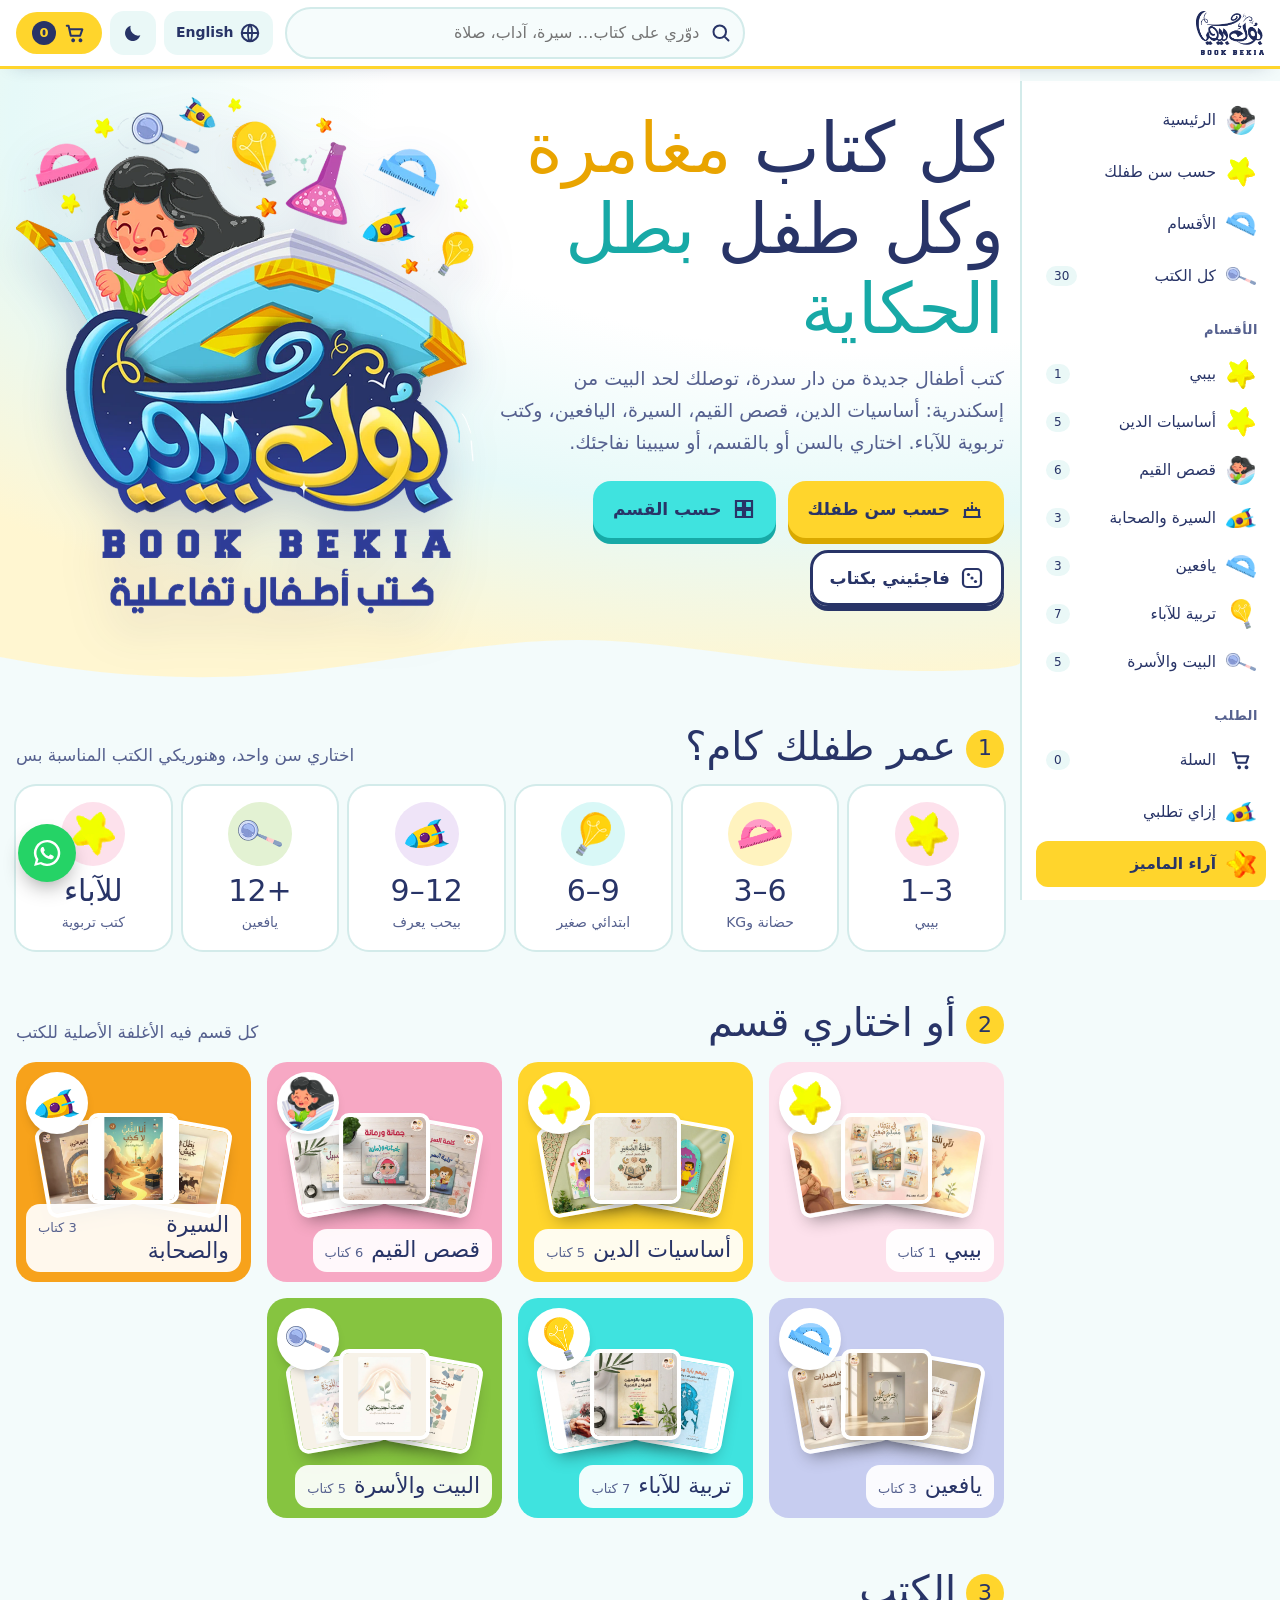
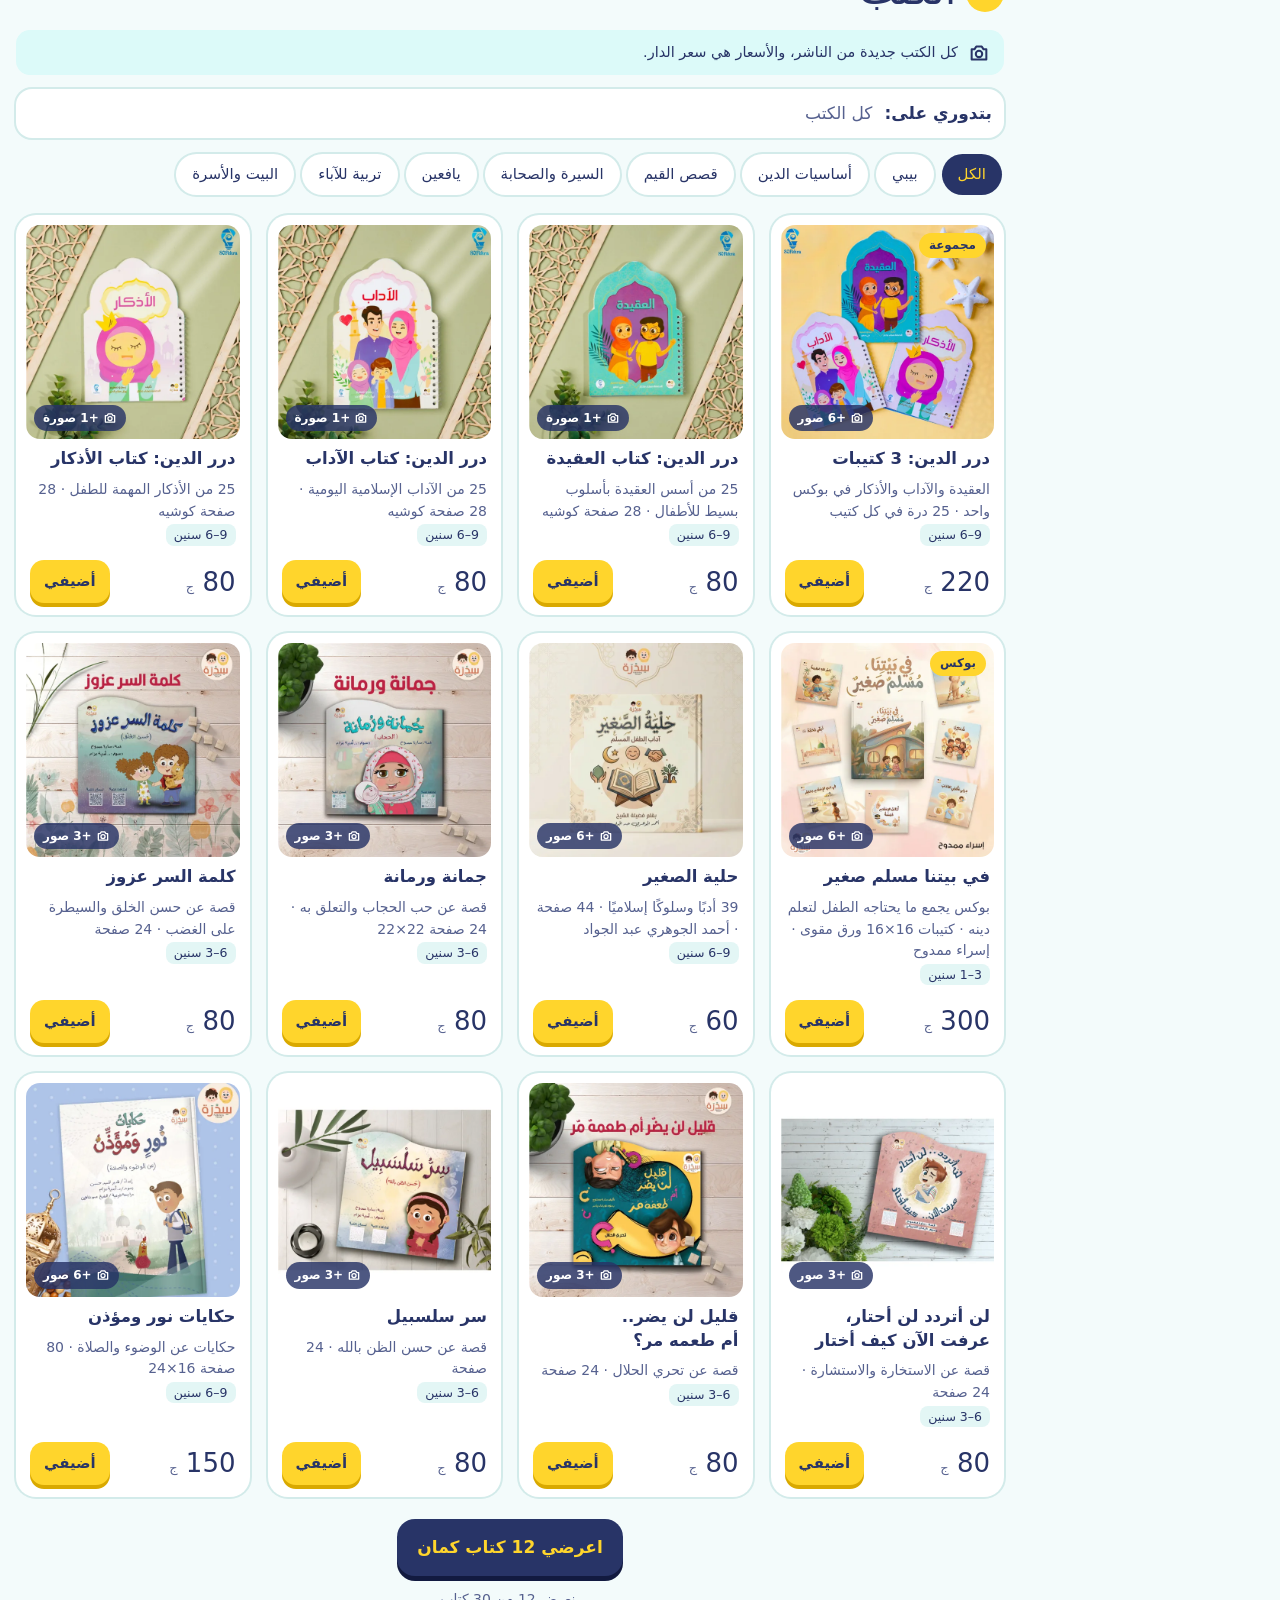
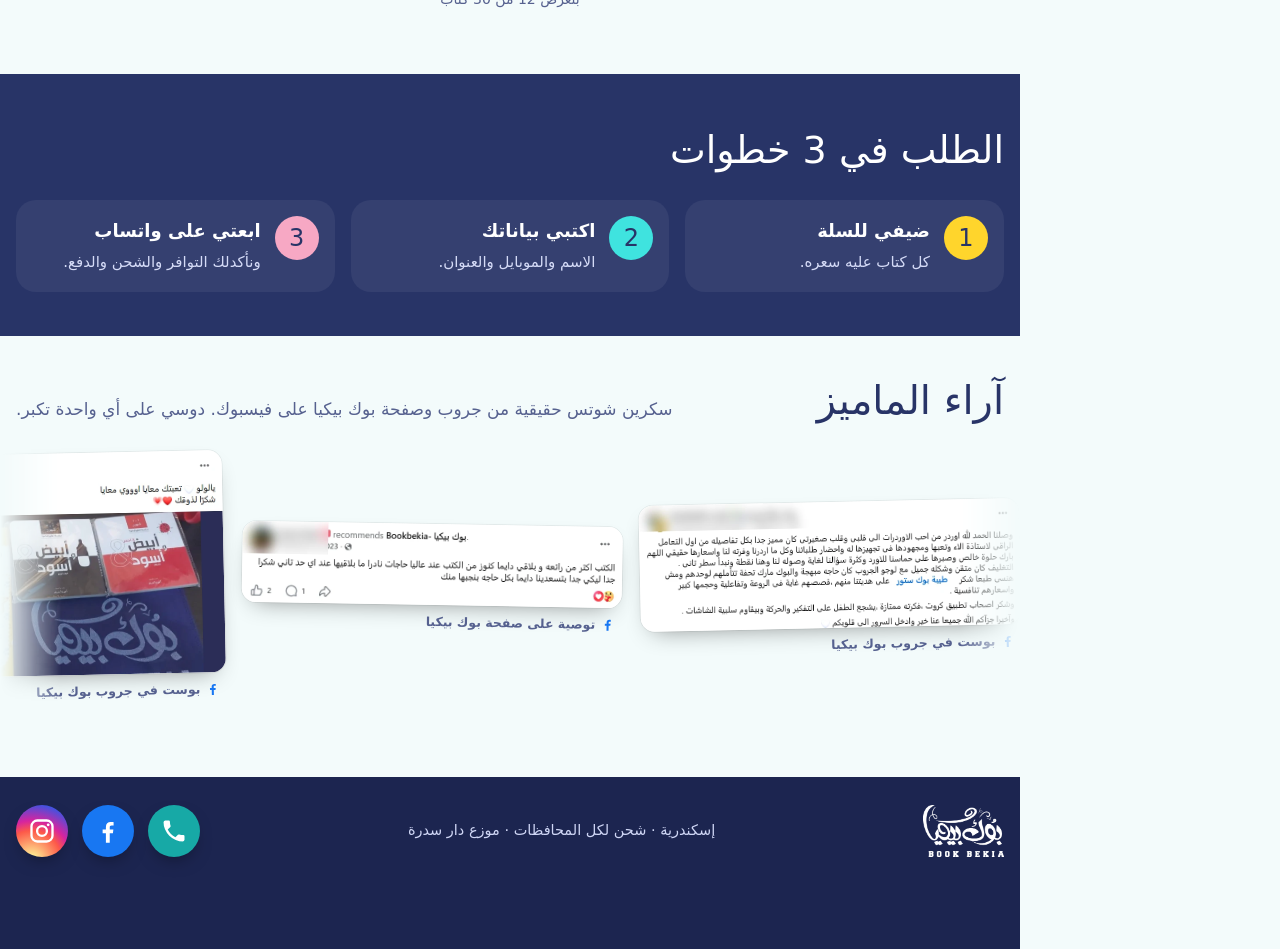
<file: index.html>
<!doctype html>
<html lang="ar" dir="rtl">
<head>
<meta charset="utf-8">
<meta name="viewport" content="width=device-width, initial-scale=1, viewport-fit=cover">
<meta http-equiv="Content-Security-Policy" content="default-src 'self'; script-src 'self'; style-src 'self' 'unsafe-inline' https://fonts.googleapis.com; font-src https://fonts.gstatic.com; img-src 'self' data:; connect-src 'self' https://fonts.googleapis.com https://fonts.gstatic.com; worker-src 'self'; manifest-src 'self'; object-src 'none'; frame-src 'none'; base-uri 'none'; form-action 'none'; upgrade-insecure-requests">
<meta name="referrer" content="strict-origin-when-cross-origin">
<title>بوك بيكيا · كتب أطفال من دار سدرة</title>
<meta name="description" content="بوك بيكيا من إسكندرية: كتب أطفال جديدة من دار سدرة. أساسيات الدين، قصص القيم، السيرة، اليافعين، وكتب تربوية للآباء. اطلبي على واتساب.">
<meta property="og:title" content="بوك بيكيا · كتب أطفال من دار سدرة">
<meta property="og:description" content="كتب أطفال جديدة بسعر الدار، اختاري حسب سن طفلك أو القسم واطلبي على واتساب.">
<meta property="og:image" content="icons/og.png">
<meta name="theme-color" content="#283467">
<link rel="manifest" href="manifest.webmanifest">
<link rel="icon" href="favicon.png">
<link rel="apple-touch-icon" href="icons/apple-touch-icon.png">
<meta name="mobile-web-app-capable" content="yes">
<meta name="apple-mobile-web-app-title" content="بوك بيكيا">
<link rel="preconnect" href="https://fonts.googleapis.com">
<link rel="preconnect" href="https://fonts.gstatic.com" crossorigin>
<link rel="stylesheet" href="https://fonts.googleapis.com/css2?family=Lalezar&amp;family=IBM+Plex+Sans+Arabic:wght@400;500;700&amp;family=Fredoka:wght@500;700&amp;family=Nunito:wght@400;600;800&amp;display=swap">
<link rel="stylesheet" href="style.css">
<script src="app.js" defer></script>
</head>
<body>
<svg width="0" height="0" style="position:absolute" aria-hidden="true">
  <symbol id="i-star" viewBox="0 0 24 24"><path fill="currentColor" d="M12 2l2.9 6.6 7.1.6-5.4 4.7 1.6 7-6.2-3.7-6.2 3.7 1.6-7L2 9.2l7.1-.6z"/></symbol>
  <symbol id="i-cart" viewBox="0 0 24 24"><path fill="none" stroke="currentColor" stroke-width="2.2" stroke-linecap="round" stroke-linejoin="round" d="M3 4h2l2.4 11h10.2L20 8H6.2M9 20a1 1 0 1 0 0-.1M17 20a1 1 0 1 0 0-.1"/></symbol>
  <symbol id="i-search" viewBox="0 0 24 24"><path fill="none" stroke="currentColor" stroke-width="2.4" stroke-linecap="round" d="M10.5 18a7.5 7.5 0 1 1 0-15 7.5 7.5 0 0 1 0 15zM16 16l5 5"/></symbol>
  <symbol id="i-dice" viewBox="0 0 24 24"><rect x="3" y="3" width="18" height="18" rx="4" fill="none" stroke="currentColor" stroke-width="2.2"/><circle cx="8.5" cy="8.5" r="1.6" fill="currentColor"/><circle cx="15.5" cy="15.5" r="1.6" fill="currentColor"/><circle cx="12" cy="12" r="1.6" fill="currentColor"/></symbol>
  <symbol id="i-cake" viewBox="0 0 24 24"><path fill="none" stroke="currentColor" stroke-width="2.2" stroke-linecap="round" d="M4 20h16M5 20v-7h14v7M12 13V9M12 6v.01M8 13v-2M16 13v-2"/></symbol>
  <symbol id="i-grid" viewBox="0 0 24 24"><path fill="none" stroke="currentColor" stroke-width="2.2" d="M4 4h7v7H4zM13 4h7v7h-7zM4 13h7v7H4zM13 13h7v7h-7z"/></symbol>
  <filter id="fHair" x="-10%" y="-10%" width="120%" height="120%"><feTurbulence type="fractalNoise" baseFrequency="0.012 0.03" numOctaves="2" seed="3" result="n"><animate attributeName="baseFrequency" dur="4.2s" values="0.012 0.03;0.016 0.038;0.012 0.03" repeatCount="indefinite"/></feTurbulence><feDisplacementMap in="SourceGraphic" in2="n" scale="9" xChannelSelector="R" yChannelSelector="G"/></filter>
  <filter id="fPages" x="-5%" y="-20%" width="110%" height="140%"><feTurbulence type="turbulence" baseFrequency="0.02 0.06" numOctaves="1" seed="8" result="n"><animate attributeName="baseFrequency" dur="1.6s" values="0.02 0.06;0.026 0.075;0.02 0.06" repeatCount="indefinite"/></feTurbulence><feDisplacementMap in="SourceGraphic" in2="n" scale="7" xChannelSelector="R" yChannelSelector="G"/></filter>
  <symbol id="i-menu" viewBox="0 0 24 24"><path fill="none" stroke="currentColor" stroke-width="2.6" stroke-linecap="round" d="M4 7h16M4 12h16M4 17h10"/></symbol>
  <symbol id="i-x" viewBox="0 0 24 24"><path fill="none" stroke="currentColor" stroke-width="3" stroke-linecap="round" d="M6 6l12 12M18 6L6 18"/></symbol>
  <symbol id="i-cam" viewBox="0 0 24 24"><path fill="none" stroke="currentColor" stroke-width="2.2" stroke-linejoin="round" d="M4 8h3l2-3h6l2 3h3v11H4z"/><circle cx="12" cy="13" r="3.5" fill="none" stroke="currentColor" stroke-width="2.2"/></symbol>
  <symbol id="i-baby" viewBox="0 0 24 24"><circle cx="12" cy="10" r="6" fill="none" stroke="currentColor" stroke-width="2.2"/><path d="M9.5 10h.01M14.5 10h.01M10 13q2 1.5 4 0" fill="none" stroke="currentColor" stroke-width="2.2" stroke-linecap="round"/><path d="M8 20q4-3 8 0" fill="none" stroke="currentColor" stroke-width="2.2" stroke-linecap="round"/></symbol>
  <symbol id="i-blocks" viewBox="0 0 24 24"><path fill="none" stroke="currentColor" stroke-width="2.2" stroke-linejoin="round" d="M3 13h8v8H3zM13 13h8v8h-8zM8 4h8v8H8z"/></symbol>
  <symbol id="i-book" viewBox="0 0 24 24"><path fill="none" stroke="currentColor" stroke-width="2.2" stroke-linejoin="round" d="M4 5q4-2 8 1 4-3 8-1v14q-4-2-8 1-4-3-8-1zM12 6v14"/></symbol>
  <symbol id="i-rocket" viewBox="0 0 24 24"><path fill="none" stroke="currentColor" stroke-width="2.2" stroke-linejoin="round" d="M12 2q5 4 4 12h-8Q7 6 12 2zM8 14l-3 4h4M16 14l3 4h-4M10 18l2 4 2-4"/></symbol>
  <symbol id="i-compass" viewBox="0 0 24 24"><circle cx="12" cy="12" r="9" fill="none" stroke="currentColor" stroke-width="2.2"/><path d="M15.5 8.5l-2 5-5 2 2-5z" fill="currentColor"/></symbol>
  <symbol id="i-globe" viewBox="0 0 24 24"><circle cx="12" cy="12" r="9" fill="none" stroke="currentColor" stroke-width="2.2"/><path d="M3 12h18M12 3c3 3.2 3 14.8 0 18M12 3c-3 3.2-3 14.8 0 18" fill="none" stroke="currentColor" stroke-width="2"/></symbol>
  <symbol id="i-wa" viewBox="0 0 24 24"><path fill="currentColor" d="M12 2.2a9.8 9.8 0 0 0-8.4 14.8L2.3 21.7l4.8-1.3A9.8 9.8 0 1 0 12 2.2zm0 17.8a8 8 0 0 1-4.1-1.1l-.3-.2-2.8.8.8-2.8-.2-.3A8 8 0 1 1 12 20zm4.4-6c-.2-.1-1.4-.7-1.7-.8-.2-.1-.4-.1-.5.1l-.8.9c-.1.2-.3.2-.5.1a6.6 6.6 0 0 1-3.3-2.9c-.2-.4.2-.4.7-1.3.1-.2 0-.3 0-.4l-.8-1.8c-.2-.5-.4-.4-.5-.4h-.5a.9.9 0 0 0-.6.3 2.7 2.7 0 0 0-.8 2c0 1.2.9 2.3 1 2.5.1.2 1.7 2.6 4.2 3.7 1.6.7 2.2.7 3 .6.5-.1 1.4-.6 1.6-1.1.2-.6.2-1 .1-1.1l-.5-.4z"/></symbol>
  <symbol id="i-fb" viewBox="0 0 24 24"><path fill="currentColor" d="M13.5 22v-8h2.7l.4-3.2h-3.1V8.8c0-.9.3-1.5 1.6-1.5h1.7V4.4c-.3 0-1.3-.1-2.5-.1-2.5 0-4.1 1.5-4.1 4.2v2.3H7.4V14h2.8v8z"/></symbol>
  <symbol id="i-ig" viewBox="0 0 24 24"><rect x="3" y="3" width="18" height="18" rx="5" fill="none" stroke="currentColor" stroke-width="2"/><circle cx="12" cy="12" r="4.2" fill="none" stroke="currentColor" stroke-width="2"/><circle cx="17.3" cy="6.7" r="1.2" fill="currentColor"/></symbol>
  <symbol id="i-phone" viewBox="0 0 24 24"><path fill="currentColor" d="M6.6 10.8a15.1 15.1 0 0 0 6.6 6.6l2.2-2.2a1 1 0 0 1 1-.25 11.4 11.4 0 0 0 3.6.57 1 1 0 0 1 1 1V20a1 1 0 0 1-1 1A17 17 0 0 1 3 4a1 1 0 0 1 1-1h3.5a1 1 0 0 1 1 1c0 1.25.2 2.45.57 3.57a1 1 0 0 1-.25 1z"/></symbol>
  <symbol id="i-moon" viewBox="0 0 24 24"><path fill="currentColor" d="M20 14.5A8.5 8.5 0 0 1 9.5 4a8.5 8.5 0 1 0 10.5 10.5z"/></symbol>
  <symbol id="i-sun" viewBox="0 0 24 24"><circle cx="12" cy="12" r="4.5" fill="currentColor"/><path d="M12 2v2.5M12 19.5V22M2 12h2.5M19.5 12H22M4.9 4.9l1.8 1.8M17.3 17.3l1.8 1.8M4.9 19.1l1.8-1.8M17.3 6.7l1.8-1.8" stroke="currentColor" stroke-width="2.2" stroke-linecap="round"/></symbol>
</svg>

<div id="app" dir="rtl" lang="ar">
<header class="top">
  <div class="wrap">
    <button class="menu-btn" id="openSide" type="button" data-i18n-aria="menu" aria-label="القائمة" aria-controls="side" aria-expanded="false"><svg><use href="#i-menu"/></svg></button>
    <a class="logo" href="#top" aria-label="Book Bekia"><img class="logo-l" src="assets/logo-header.webp" alt="بوك بيكيا Book Bekia" width="520" height="334"><img class="logo-d" src="assets/logo-footer.webp" alt="بوك بيكيا Book Bekia" width="520" height="334"></a>
    <label class="search"><span class="sr" data-i18n="search">دوّري على كتاب</span><input id="q" type="search" data-i18n-ph="searchPh" placeholder="دوّري على كتاب… سيرة، آداب، صلاة"><svg><use href="#i-search"/></svg></label>
    <div class="hdr-tools">
      <button class="icon-btn" id="tLang" type="button" data-i18n-aria="switchLang" aria-label="English"><svg><use href="#i-globe"/></svg><span class="lang-txt" data-i18n="langName">English</span></button>
      <button class="icon-btn" id="tTheme" type="button" data-i18n-aria="themeBtn" aria-label="الوضع الليلي"><svg class="moon"><use href="#i-moon"/></svg><svg class="sun"><use href="#i-sun"/></svg></button>
      <button class="cart-btn" id="openCart" type="button" data-i18n-aria="cart" aria-label="السلة"><svg><use href="#i-cart"/></svg><span class="count" id="cartCount">0</span></button>
    </div>
  </div>
</header>

<div class="layout">
<nav class="side" id="side" data-i18n-aria="siteMenu" aria-label="قائمة الموقع">
  <div class="sclose"><b data-i18n="menu">القائمة</b><button class="x" id="closeSide" type="button" data-i18n-aria="closeMenu" aria-label="إغلاق القائمة">×</button></div>
  <a href="#top" data-nav="top"><span class="ic"><img src="assets/el/girl.png" alt="" style="border-radius:50%"></span><span data-i18n="home">الرئيسية</span></a>
  <a href="#ages" data-nav="ages"><span class="ic"><img src="assets/el/star_y.png" alt=""></span><span data-i18n="byAge">حسب سن طفلك</span></a>
  <a href="#cats" data-nav="cats"><span class="ic"><img src="assets/el/ruler_blue.png" alt=""></span><span data-i18n="cats">الأقسام</span></a>
  <a href="#books" data-nav="books"><span class="ic"><img src="assets/el/magnifier.png" alt=""></span><span data-i18n="allBooks">كل الكتب</span><span class="cnt" id="sideAll"></span></a>
  <h4 data-i18n="cats">الأقسام</h4>
  <div id="sideCats" style="display:flex;flex-direction:column;gap:2px"></div>
  <h4 data-i18n="orderH">الطلب</h4>
  <button class="sbtn" type="button" id="sideCart"><span class="ic"><svg><use href="#i-cart"/></svg></span><span data-i18n="cart">السلة</span><span class="cnt" id="sideCartN">0</span></button>
  <a href="#how" data-nav="how"><span class="ic"><img src="assets/el/rocket2.png" alt=""></span><span data-i18n="howLink">إزاي تطلبي</span></a>
  
  <a href="#reviews" data-nav="reviews"><span class="ic"><img src="assets/el/star_o.png" alt=""></span><span data-i18n="reviews">آراء الماميز</span></a>
  <a href="#contact" data-nav="contact"><span class="ic"><img src="assets/el/bulb2.png" alt=""></span><span data-i18n="contact">تواصلي معانا</span></a>
  <h4 data-i18n="settings">الإعدادات</h4>
  <button class="toggle sbtn" id="tDark" type="button" aria-pressed="false"><span class="sw"></span><span data-i18n="dark">الوضع الليلي</span></button>
  <button class="toggle sbtn" id="tMotion" type="button" aria-pressed="false"><span class="sw"></span><span data-i18n="calm">حركة هادية</span></button>
  <button class="toggle sbtn" id="tFocus" type="button" aria-pressed="false"><span class="sw"></span><span data-i18n="focus">وضع التركيز</span></button>
  <button class="sbtn" type="button" id="tLang2"><span class="ic"><svg><use href="#i-globe"/></svg></span><span data-i18n="langName">English</span></button>
</nav>
<div class="side-scrim" id="sideScrim" hidden></div>
<div class="content">
<main id="top">
<section class="hero">
  <div class="wrap">
    <div>
      <h1 data-i18n="heroH">كل كتاب <span class="y">مغامرة</span><br>وكل طفل <span class="t">بطل الحكاية</span></h1>
      <p data-i18n="heroP">كتب أطفال جديدة من دار سدرة، توصلك لحد البيت من إسكندرية: أساسيات الدين، قصص القيم، السيرة، اليافعين، وكتب تربوية للآباء. اختاري بالسن أو بالقسم، أو سيبينا نفاجئك.</p>
      <div class="big-actions">
        <a class="bigbtn yellow" href="#ages"><svg><use href="#i-cake"/></svg><span data-i18n="byAge">حسب سن طفلك</span></a>
        <a class="bigbtn turq" href="#cats"><svg><use href="#i-grid"/></svg><span data-i18n="byCat">حسب القسم</span></a>
        <button class="bigbtn ghost" type="button" id="surprise"><svg><use href="#i-dice"/></svg><span data-i18n="surprise">فاجئيني بكتاب</span></button>
      </div>
    </div>
    <div class="hero-art"><div class="logo-anim" id="logoAnim" role="img" data-i18n-aria="logoAlt" aria-label="لوجو بوك بيكيا"></div></div>
  </div>
  <svg class="wave" viewBox="0 0 1200 48" preserveAspectRatio="none" aria-hidden="true"><path fill="currentColor" d="M0 48V22c120 20 240 26 360 14S600 0 720 6s240 30 360 30 120-8 120-8v20z"/></svg>
</section>

<section class="sec" id="ages">
  <div class="wrap">
    <div class="sec-head"><h2><span class="step-tag">1</span><span data-i18n="agesH">عمر طفلك كام؟</span></h2><p data-i18n="agesP">اختاري سن واحد، وهنوريكي الكتب المناسبة بس</p></div>
    <div class="ages" id="ageRow"></div>
  </div>
</section>

<section class="sec" id="cats">
  <div class="wrap">
    <div class="sec-head"><h2><span class="step-tag">2</span><span data-i18n="catsH">أو اختاري قسم</span></h2><p data-i18n="catsP">كل قسم فيه الأغلفة الأصلية للكتب</p></div>
    <div class="cat-grid" id="catGrid"></div>
  </div>
</section>

<section class="sec" id="books">
  <div class="wrap">
    <div class="sec-head"><h2><span class="step-tag">3</span><span data-i18n="booksH">الكتب</span></h2></div>
    <div class="note-real"><svg><use href="#i-cam"/></svg><span data-i18n="realNote">كل الكتب جديدة من الناشر، والأسعار هي سعر الدار.</span></div>
    <div class="filterbar" id="filterbar"></div>
    <div class="chips" id="chips" role="toolbar" data-i18n-aria="cats" aria-label="الأقسام"></div>
    <div class="grid" id="grid"></div>
    <div class="more"><button class="bigbtn navy" id="moreBtn" type="button" data-i18n="more">اعرضي 12 كتاب كمان</button></div>
    <p class="count-note" id="countNote"></p>
  </div>
</section>

<section class="how" id="how">
  <div class="wrap">
    <h2 data-i18n="howH">الطلب في 3 خطوات</h2>
    <ol class="steps">
      <li><span class="n" style="background:var(--yellow)">1</span><div><b data-i18n="s1">ضيفي للسلة</b><span data-i18n="s1p">كل كتاب عليه سعره.</span></div></li>
      <li><span class="n" style="background:var(--turq)">2</span><div><b data-i18n="s2">اكتبي بياناتك</b><span data-i18n="s2p">الاسم والموبايل والعنوان.</span></div></li>
      <li><span class="n" style="background:var(--pink)">3</span><div><b data-i18n="s3">ابعتي على واتساب</b><span data-i18n="s3p">ونأكدلك التوافر والشحن والدفع.</span></div></li>
    </ol>
  </div>
</section>

<section class="sec rvw" id="reviews">
  <div class="wrap">
    <div class="sec-head"><h2 data-i18n="reviews">آراء الماميز</h2><p data-i18n="rvP">سكرين شوتس حقيقية من جروب وصفحة بوك بيكيا على فيسبوك. دوسي على أي واحدة تكبر.</p></div>
  </div>
  <div class="marquee" id="rvMarquee" aria-label="آراء الماميز"><div class="mq-track" id="rvTrack"></div></div>
</section>
</main>

<footer id="contact">
  <div class="wrap">
    <img src="assets/logo-footer.webp" alt="بوك بيكيا Book Bekia" width="520" height="334" style="height:52px;width:auto">
    <span data-i18n="footLine">إسكندرية · شحن لكل المحافظات · موزع دار سدرة</span>
    <div class="soc">
      <a class="s-tel" id="waFoot" aria-label="اتصال"><svg><use href="#i-phone"/></svg><span class="sr" data-i18n="callUs">اتصلي بينا</span><span class="sr" id="waShown"></span></a>
      <a class="s-fb" href="https://www.facebook.com/profile.php?id=100090382176887" target="_blank" rel="noopener" aria-label="Facebook"><svg><use href="#i-fb"/></svg><span class="sr">Facebook</span></a>
      <a class="s-ig" href="https://www.instagram.com/bookbekia_/" target="_blank" rel="noopener" aria-label="Instagram"><svg><use href="#i-ig"/></svg><span class="sr">Instagram</span></a>
    </div>
  </div>
</footer>
<a class="wa-float" id="waFloat" target="_blank" rel="noopener" data-i18n-aria="waChat" aria-label="كلمينا على واتساب" hidden><svg><use href="#i-wa"/></svg></a>
</div>
</div>

<div class="scrim" id="scrim" hidden></div>
<div class="modal" id="modal" role="dialog" aria-modal="true" data-i18n-aria="bookDetails" aria-label="تفاصيل الكتاب" hidden></div>
<aside class="drawer" id="drawer" hidden data-i18n-aria="cart" aria-label="السلة">
  <header><h2 data-i18n="yourCart">سلتك</h2><button class="x" id="closeCart" type="button" data-i18n-aria="close" aria-label="إغلاق">×</button></header>
  <div class="progress" aria-hidden="true"><span id="p1"></span><span id="p2"></span><span id="p3"></span></div>
  <div class="progress-lbl" id="plbl"></div>
  <div class="d-body" id="lines"></div>
  <div class="d-foot" id="foot"></div>
</aside>
<div class="shotbox" id="shotBox" role="dialog" aria-modal="true" hidden></div>
<div class="toast" id="toast" hidden role="status"></div>
</div>
</body>
</html>
</file>
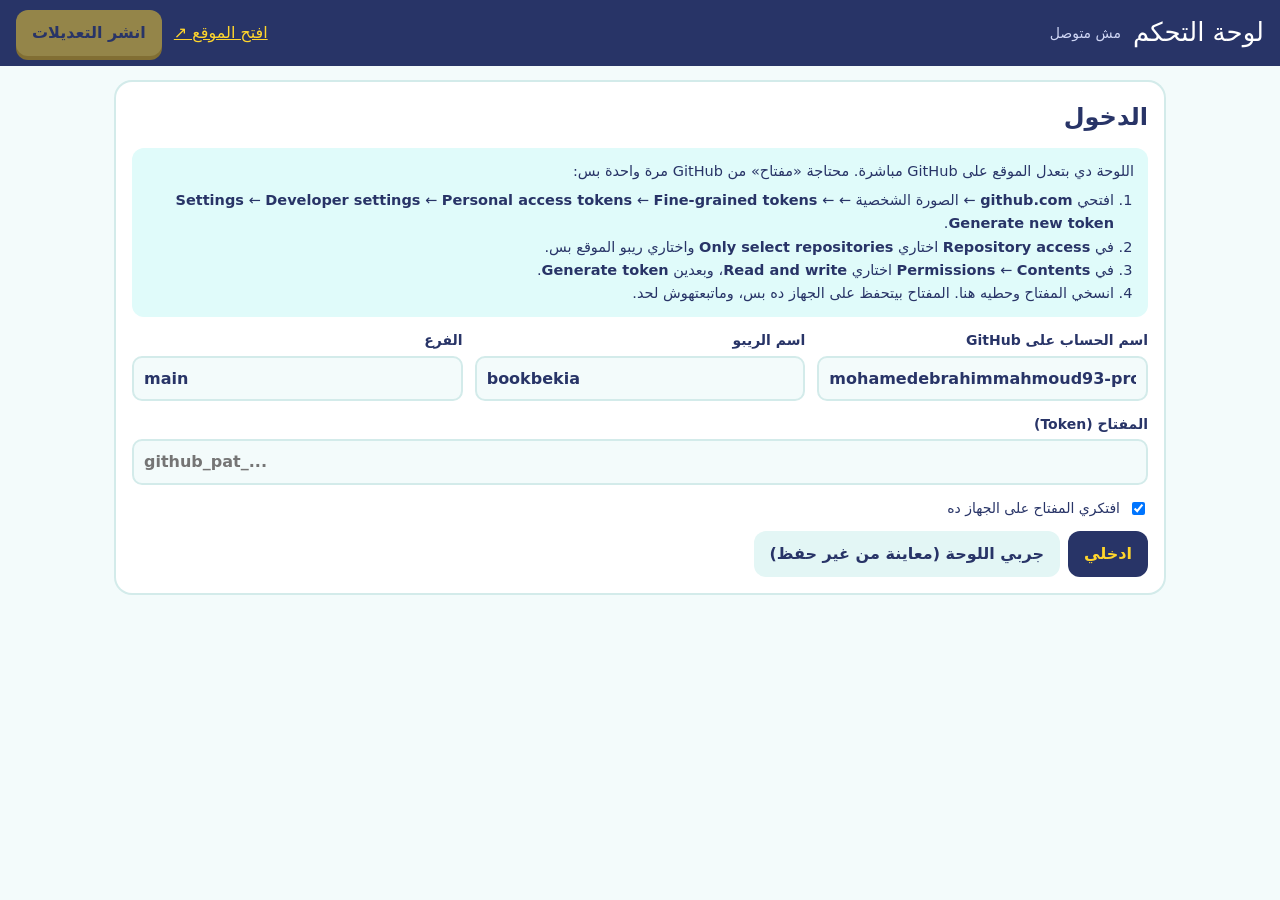
<file: panel-918d56300e1f.html>
<!doctype html>
<html lang="ar" dir="rtl">
<head>
<meta charset="utf-8">
<meta name="viewport" content="width=device-width, initial-scale=1">
<meta name="robots" content="noindex, nofollow">
<meta http-equiv="Content-Security-Policy" content="default-src 'self'; script-src 'self'; style-src 'self' 'unsafe-inline' https://fonts.googleapis.com; font-src https://fonts.gstatic.com; img-src 'self' data: blob:; connect-src 'self' https://api.github.com; object-src 'none'; frame-src 'none'; base-uri 'none'; form-action 'none'">
<meta name="referrer" content="no-referrer">
<title>لوحة التحكم · بوك بيكيا</title>
<link rel="icon" href="favicon.png">
<link rel="stylesheet" href="https://fonts.googleapis.com/css2?family=Lalezar&amp;family=IBM+Plex+Sans+Arabic:wght@400;500;700&amp;display=swap">
<style>
:root{--navy:#283467;--yellow:#ffd52c;--turq:#3fe3df;--turq-d:#17a9a6;--orange:#f7a21b;--red:#d9534f;--bg:#f3fbfb;--card:#fff;--ink:#283467;--soft:#56618f;--line:#d3ebea;--chip:#e3f6f5;--r:16px;
--body:"IBM Plex Sans Arabic",system-ui,-apple-system,"Segoe UI",Tahoma,sans-serif;--display:"Lalezar","IBM Plex Sans Arabic",system-ui,sans-serif}
@media (prefers-color-scheme:dark){:root{--bg:#121935;--card:#1b2350;--ink:#eef1ff;--soft:#aab3dc;--line:#2e3970;--chip:#232d5c;color-scheme:dark}}
*{box-sizing:border-box}
body{margin:0;background:var(--bg);color:var(--ink);font-family:var(--body);font-size:16px;line-height:1.6}
button,input,select,textarea{font:inherit;color:inherit}
[hidden]{display:none!important}
.top{position:sticky;top:0;z-index:20;background:var(--navy);color:#fff;display:flex;align-items:center;gap:12px;padding:10px 16px;flex-wrap:wrap}
.top h1{font-family:var(--display);font-weight:400;font-size:26px;margin:0}
.top .sp{flex:1}
.top a{color:var(--yellow)}
.status{font-size:14px;color:#cfd6f5}
.status.dirty{color:var(--yellow);font-weight:700}
.wrap{max-width:1080px;margin:0 auto;padding:16px}
.btn{border:0;border-radius:12px;padding:10px 16px;font-weight:700;cursor:pointer;background:var(--chip);color:var(--ink)}
.btn.y{background:var(--yellow);color:var(--navy);box-shadow:0 4px 0 #d9a900}
.btn.n{background:var(--navy);color:var(--yellow)}
.btn.t{background:var(--turq-d);color:#fff}
.btn.r{background:transparent;color:var(--red);box-shadow:inset 0 0 0 2px var(--red)}
.btn.sm{padding:6px 10px;font-size:14px;border-radius:10px}
.btn:disabled{opacity:.5;cursor:not-allowed}
.card{background:var(--card);border-radius:var(--r);box-shadow:0 0 0 2px var(--line);padding:16px}
.tabs{display:flex;gap:6px;flex-wrap:wrap;margin-bottom:14px}
.tab{border:0;border-radius:999px;padding:8px 16px;background:var(--card);box-shadow:0 0 0 2px var(--line);font-weight:700;cursor:pointer}
.tab[aria-selected="true"]{background:var(--navy);color:var(--yellow);box-shadow:none}
label.f{display:grid;gap:4px;font-size:14px;font-weight:700}
label.f small{font-weight:400;color:var(--soft)}
input[type=text],input[type=number],input[type=password],input[type=tel],select,textarea{width:100%;border:2px solid var(--line);border-radius:10px;padding:8px 10px;background:var(--bg);font-size:16px}
textarea{min-height:70px;resize:vertical}
.g2{display:grid;grid-template-columns:1fr 1fr;gap:12px}
.g3{display:grid;grid-template-columns:repeat(3,1fr);gap:12px}
@media (max-width:700px){.g2,.g3{grid-template-columns:1fr}}
.stack{display:grid;gap:12px}
.row{display:flex;gap:8px;align-items:center;flex-wrap:wrap}
.help{background:color-mix(in srgb,var(--turq) 16%,var(--card));border-radius:12px;padding:12px 14px;font-size:14.5px}
.help ol{margin:6px 0 0;padding-inline-start:20px}
.warn{background:color-mix(in srgb,var(--orange) 18%,var(--card));border-radius:12px;padding:10px 14px;font-size:14.5px}
.list{display:grid;gap:10px}
.bk{display:grid;grid-template-columns:64px 1fr auto;gap:12px;align-items:center;background:var(--card);border-radius:14px;box-shadow:0 0 0 2px var(--line);padding:8px}
.bk img{width:64px;height:64px;object-fit:cover;border-radius:10px;background:var(--chip)}
.bk b{display:block;line-height:1.35}
.bk .m{font-size:13px;color:var(--soft)}
.bk.off{opacity:.55}
@media (max-width:560px){.bk{grid-template-columns:56px 1fr}.bk img{width:56px;height:56px}.bk .acts{grid-column:1/-1;justify-content:flex-start}}
.pill{display:inline-block;font-size:12px;border-radius:999px;padding:0 8px;background:var(--chip);margin-inline-start:4px}
.pill.o{background:var(--orange);color:var(--navy)}
.pill.h{background:#9aa3c7;color:#fff}
.acts{display:flex;gap:4px;flex-wrap:wrap;justify-content:flex-end}
dialog{border:0;border-radius:20px;padding:0;width:min(760px,calc(100% - 20px));max-height:calc(100% - 20px);background:var(--card);color:var(--ink);box-shadow:0 30px 60px -20px rgba(0,0,0,.6)}
dialog::backdrop{background:rgba(10,14,35,.55)}
.dh{position:sticky;top:0;background:var(--navy);color:#fff;padding:12px 16px;display:flex;justify-content:space-between;align-items:center;z-index:2}
.dh h2{margin:0;font-family:var(--display);font-weight:400;font-size:24px}
.db{padding:16px;display:grid;gap:12px}
.df{position:sticky;bottom:0;background:var(--card);border-top:2px solid var(--line);padding:12px 16px;display:flex;gap:8px;justify-content:flex-end}
.imgs{display:flex;gap:8px;flex-wrap:wrap}
.imgs figure{margin:0;position:relative;width:86px}
.imgs img{width:86px;height:86px;object-fit:cover;border-radius:10px;background:var(--chip);display:block}
.imgs figure button{position:absolute;top:2px;inset-inline-end:2px;border:0;border-radius:50%;width:24px;height:24px;background:var(--red);color:#fff;cursor:pointer;line-height:1}
.imgs figure.new img{outline:3px solid var(--yellow)}
.cover{display:flex;gap:12px;align-items:center}
.cover img{width:110px;height:110px;object-fit:cover;border-radius:12px;background:var(--chip)}
.toast{position:fixed;bottom:18px;left:50%;transform:translateX(-50%);background:var(--navy);color:var(--yellow);padding:12px 20px;border-radius:999px;z-index:60;font-weight:700}
.cat-row{display:grid;grid-template-columns:1fr 1fr 70px 140px auto;gap:8px;align-items:end}
@media (max-width:700px){.cat-row{grid-template-columns:1fr 1fr}}
.swatch{width:100%;height:42px;border-radius:10px;border:2px solid var(--line);padding:0}
.txt-block{border-top:2px solid var(--line);padding-top:12px}
.txt-block:first-child{border-top:0;padding-top:0}
.prog{height:10px;border-radius:99px;background:var(--chip);overflow:hidden}
.prog span{display:block;height:100%;background:var(--turq-d);width:0;transition:width .2s}
</style>
<script src="panel-918d56300e1f.js" defer></script>
</head>
<body>
<header class="top">
  <h1>لوحة التحكم</h1>
  <span class="status" id="status">مش متوصل</span>
  <span class="sp"></span>
  <a href="./" target="_blank" rel="noopener">افتح الموقع ↗</a>
  <button class="btn y" id="publish" type="button" disabled>انشر التعديلات</button>
</header>

<main class="wrap">
  <!-- الدخول -->
  <section id="login" class="stack">
    <div class="card stack">
      <h2 style="margin:0">الدخول</h2>
      <div class="help">
        اللوحة دي بتعدل الموقع على GitHub مباشرة. محتاجة «مفتاح» من GitHub مرة واحدة بس:
        <ol>
          <li>افتحي <b>github.com</b> ← الصورة الشخصية ← <b>Settings</b> ← <b>Developer settings</b> ← <b>Personal access tokens</b> ← <b>Fine-grained tokens</b> ← <b>Generate new token</b>.</li>
          <li>في <b>Repository access</b> اختاري <b>Only select repositories</b> واختاري ريبو الموقع بس.</li>
          <li>في <b>Permissions</b> ← <b>Contents</b> اختاري <b>Read and write</b>، وبعدين <b>Generate token</b>.</li>
          <li>انسخي المفتاح وحطيه هنا. المفتاح بيتحفظ على الجهاز ده بس، وماتبعتهوش لحد.</li>
        </ol>
      </div>
      <div class="g3">
        <label class="f">اسم الحساب على GitHub<input type="text" id="owner" dir="ltr" autocomplete="off" value="mohamedebrahimmahmoud93-prog"></label>
        <label class="f">اسم الريبو<input type="text" id="repo" dir="ltr" autocomplete="off" value="bookbekia"></label>
        <label class="f">الفرع<input type="text" id="branch" dir="ltr" autocomplete="off" value="main"></label>
      </div>
      <label class="f">المفتاح (Token)<input type="password" id="token" dir="ltr" autocomplete="off" placeholder="github_pat_..."></label>
      <label class="row" style="font-size:14px"><input type="checkbox" id="remember" checked> افتكري المفتاح على الجهاز ده</label>
      <div class="row"><button class="btn n" id="connect" type="button">ادخلي</button><button class="btn" id="demo" type="button">جربي اللوحة (معاينة من غير حفظ)</button><span id="loginMsg" class="status" style="color:var(--red)"></span></div>
    </div>
  </section>

  <!-- اللوحة -->
  <section id="panel" hidden>
    <div class="warn" id="demoNote" hidden style="margin-bottom:12px">ده وضع معاينة: تقدري تجربي كل حاجة، بس التعديلات مش هتتنشر على الموقع. عشان تنشري لازم تدخلي بمفتاح GitHub بعد ما الموقع يترفع.</div>
    <div class="tabs" role="tablist">
      <button class="tab" role="tab" data-tab="books" aria-selected="true">الكتب</button>
      <button class="tab" role="tab" data-tab="cats" aria-selected="false">الأقسام</button>
      <button class="tab" role="tab" data-tab="texts" aria-selected="false">نصوص الصفحة</button>
      <button class="tab" role="tab" data-tab="settings" aria-selected="false">الإعدادات</button>
    </div>

    <div data-pane="books" class="stack">
      <div class="row">
        <button class="btn y" id="addBook" type="button">+ كتاب جديد</button>
        <input type="text" id="bkSearch" placeholder="دوري على كتاب…" style="max-width:280px">
        <select id="bkCat" style="max-width:200px"></select>
        <span class="status" id="bkCount" style="color:var(--soft)"></span>
      </div>
      <div class="list" id="bkList"></div>
    </div>

    <div data-pane="cats" class="stack" hidden>
      <div class="help">اسم القسم بالعربي والإنجليزي ولونه وأيقونته. الصور اللي على كارت القسم بتتاخد من أول 3 كتب فيه.</div>
      <div class="list" id="catList"></div>
      <div><button class="btn y" id="addCat" type="button">+ قسم جديد</button></div>
    </div>

    <div data-pane="texts" class="stack" hidden>
      <div class="help">في العنوان الكبير: الكلمة بين <b>[ ]</b> بتطلع صفرا، والكلمة بين <b>{ }</b> بتطلع تركواز، وكل سطر جديد بيبقى سطر جديد.</div>
      <div class="card stack" id="txtList"></div>
    </div>

    <div data-pane="settings" class="stack" hidden>
      <div class="card stack">
        <label class="f">رقم الواتساب اللي بتوصله الطلبات<small>بالصيغة الدولية من غير + ، مثلاً 201224516429</small><input type="tel" id="wa" dir="ltr" inputmode="numeric"></label>
        <div class="row"><button class="btn r sm" id="logout" type="button">اخرجي وامسحي المفتاح من الجهاز ده</button></div>
      </div>
    </div>
  </section>
</main>

<!-- تعديل كتاب -->
<dialog id="bkDlg">
  <form method="dialog" id="bkForm">
    <div class="dh"><h2 id="bkDlgH">تعديل كتاب</h2><button class="btn sm" value="cancel" type="submit" formnovalidate>إغلاق</button></div>
    <div class="db">
      <div class="cover"><img id="fCoverImg" alt=""><div class="stack" style="gap:6px"><b>صورة الغلاف</b><input type="file" id="fCover" accept="image/*"><small style="color:var(--soft)">بتتصغر وتتحول لوحدها.</small></div></div>
      <label class="f">اسم الكتاب<input type="text" id="fT" required maxlength="120"></label>
      <label class="f">الوصف<textarea id="fS" maxlength="400"></textarea></label>
      <div class="g3">
        <label class="f">السعر (جنيه)<small>سيبيه فاضي لو «بنأكد السعر»</small><input type="number" id="fPrice" min="0" step="1"></label>
        <label class="f">القسم<select id="fCat"></select></label>
        <label class="f">السن<select id="fAge"></select></label>
      </div>
      <div class="g3">
        <label class="f">علامة على الصورة<small>زي: جديد، مجموعة، بوكس</small><input type="text" id="fTag" maxlength="30"></label>
        <label class="f">دار النشر<select id="fPub"><option value="sedra">دار سدرة</option><option value="">من غير</option></select></label>
        <div class="stack" style="gap:6px;align-self:end">
          <label class="row"><input type="checkbox" id="fOos"> نفدت حاليًا</label>
          <label class="row"><input type="checkbox" id="fHidden"> مخفي من الموقع</label>
        </div>
      </div>
      <details><summary style="cursor:pointer;font-weight:700">النسخة الإنجليزي</summary>
        <div class="stack" style="margin-top:8px">
          <label class="f">Title<input type="text" id="fEt" dir="ltr" maxlength="120"></label>
          <label class="f">Description<textarea id="fEs" dir="ltr" maxlength="400"></textarea></label>
          <label class="f">Tag<input type="text" id="fEtag" dir="ltr" maxlength="30"></label>
        </div>
      </details>
      <div class="stack" style="gap:6px"><b>صور تانية للكتاب (صفحات من جوه)</b><div class="imgs" id="fGal"></div><input type="file" id="fGalAdd" accept="image/*" multiple></div>
    </div>
    <div class="df"><button class="btn r" id="fDel" type="button">امسحي الكتاب</button><span style="flex:1"></span><button class="btn" value="cancel" type="submit" formnovalidate>إلغاء</button><button class="btn y" id="fSave" value="save" type="submit">حفظ</button></div>
  </form>
</dialog>

<!-- النشر -->
<dialog id="pubDlg">
  <div class="dh"><h2>نشر التعديلات</h2></div>
  <div class="db"><p id="pubMsg" style="margin:0">بنرفع التعديلات…</p><div class="prog"><span id="pubBar"></span></div><div class="row" style="justify-content:flex-end"><button class="btn n" id="pubClose" type="button" hidden>تمام</button></div></div>
</dialog>
<div class="toast" id="toast" hidden role="status"></div>
</body>
</html>
</file>
<file: style.css>
/* Layout: logo palette (navy, sun yellow, turquoise). Calm, chunked sections for kids and ADHD-friendly browsing: one job per section, big targets, gentle motion that can be switched off */
:root{
  --navy:#283467; --navy-deep:#1c2550; --yellow:#ffd52c; --turq:#3fe3df; --turq-deep:#17a9a6; --orange:#f7a21b; --pink:#f7a8c4; --lav:#b892d6; --green:#86c440;
  --bg:#f3fbfb; --card:#ffffff; --ink:#283467; --ink-soft:#56618f; --line:#d3ebea; --chip:#e3f6f5; --shadow:0 14px 28px -16px rgba(28,37,80,.45);
  --display:"Lalezar","IBM Plex Sans Arabic",system-ui,sans-serif;
  --body:"IBM Plex Sans Arabic",system-ui,-apple-system,"Segoe UI",Tahoma,sans-serif;
  --r:20px; --ease:cubic-bezier(.34,1.4,.64,1);
}
@media (prefers-color-scheme: dark){:root:not([data-theme="light"]){--bg:#131a3a;--card:#1d2650;--ink:#f1f4ff;--ink-soft:#a9b3dc;--line:#313c70;--chip:#25305e;--shadow:0 14px 28px -16px rgba(0,0,0,.7);color-scheme:dark}}
:root[data-theme="dark"]{--bg:#131a3a;--card:#1d2650;--ink:#f1f4ff;--ink-soft:#a9b3dc;--line:#313c70;--chip:#25305e;--shadow:0 14px 28px -16px rgba(0,0,0,.7);color-scheme:dark}

*{box-sizing:border-box}
body{background:var(--bg);color:var(--ink);font-family:var(--body);font-size:17px;line-height:1.7;margin:0}
body::before{content:"";position:fixed;inset:0 0 auto;height:env(safe-area-inset-top,0px);z-index:30;background:var(--navy)}
.wrap{max-width:1180px;margin:0 auto;padding-left:max(16px,env(safe-area-inset-left,0px));padding-right:max(16px,env(safe-area-inset-right,0px))}
button{font:inherit;cursor:pointer;color:inherit}
:focus-visible{outline:4px solid var(--turq);outline-offset:3px;border-radius:10px}
h1,h2,h3{text-wrap:balance;margin:0}
img{display:block;max-width:100%;height:auto}
[hidden]{display:none!important}
.sr{position:absolute;width:1px;height:1px;overflow:hidden;clip:rect(0 0 0 0)}

/* header (light, so the logo reads clearly) */
header.top{position:sticky;top:env(safe-area-inset-top,0px);z-index:20;background:#fff;color:var(--navy);box-shadow:0 6px 20px -14px rgba(28,37,80,.45);border-bottom:3px solid var(--yellow)}
header.top .wrap{display:flex;align-items:center;gap:12px;padding-block:6px;max-width:none}
.logo img{height:44px;width:auto;margin-block:5px}
.menu-btn{border:0;background:#eaf8f7;color:#283467;width:46px;height:46px;border-radius:14px;display:grid;place-items:center;flex:none}
.menu-btn svg{width:26px;height:26px}
.search{flex:1;max-width:460px;margin-inline-start:auto;position:relative}
.search input{width:100%;border:2px solid var(--line);border-radius:999px;padding:10px 44px 10px 18px;font:inherit;font-size:16px;background:#f6fcfc;color:#283467}
.search svg{position:absolute;right:14px;top:50%;transform:translateY(-50%);width:20px;height:20px;color:#283467}
.cart-btn{position:relative;display:flex;align-items:center;gap:8px;background:var(--yellow);color:var(--navy);border:0;border-radius:999px;padding:9px 16px;font-weight:700}
.cart-btn svg{width:22px;height:22px}
.cart-btn .count{background:var(--navy);color:var(--yellow);border-radius:999px;min-width:24px;height:24px;display:grid;place-items:center;font-size:13px;font-variant-numeric:tabular-nums}
.cart-btn.pop{animation:pop .45s var(--ease)}
@keyframes pop{40%{transform:scale(1.18) rotate(-4deg)}}
.toggle{display:inline-flex;align-items:center;gap:10px;background:transparent;border:0;padding:6px 0;color:var(--ink);font-weight:500;font-size:15px}
.toggle .sw{width:40px;height:22px;border-radius:99px;background:#b9c2e6;position:relative;transition:background .2s;flex:none}
.toggle .sw::after{content:"";position:absolute;top:3px;right:3px;width:16px;height:16px;border-radius:50%;background:#fff;transition:transform .2s var(--ease)}
.toggle[aria-pressed="true"] .sw{background:var(--turq-deep)}
.toggle[aria-pressed="true"] .sw::after{transform:translateX(-18px)}
@media (max-width:640px){.search{order:3;max-width:none;flex-basis:100%}header.top .wrap{flex-wrap:wrap}.logo img{height:38px}.cart-btn{margin-inline-start:auto}}

/* layout with side menu */
.layout{display:block}
.side{background:#fff;color:var(--navy);padding:16px 14px 24px;display:flex;flex-direction:column;gap:6px}
.side h4{margin:14px 8px 4px;font-size:13px;letter-spacing:.04em;color:#56618f;font-weight:700}
.side a,.side .sbtn{display:flex;align-items:center;gap:10px;padding:8px 10px;border-radius:12px;color:var(--navy);text-decoration:none;font-weight:500;border:0;background:none;width:100%;text-align:start;font-size:15.5px}
.side a:hover,.side .sbtn:hover{background:#eaf8f7}
.side a.on{background:var(--yellow);font-weight:700}
.side .ic{width:30px;height:30px;flex:none;display:grid;place-items:center}
.side .ic img{max-width:30px;max-height:30px;width:auto;height:auto}
.side .ic svg{width:22px;height:22px}
.side .toggle{color:var(--navy)}
.side .cnt{margin-inline-start:auto;font-size:12px;background:#eaf8f7;border-radius:99px;padding:0 8px;font-variant-numeric:tabular-nums}
.side .sclose{display:none}
.side-scrim{position:fixed;inset:0;background:rgba(10,14,35,.45);z-index:44}
@media (min-width:1100px){
  .layout{display:grid;grid-template-columns:260px minmax(0,1fr)}
  .side{position:sticky;top:calc(env(safe-area-inset-top,0px) + 81px);height:calc(100vh - 81px);overflow-y:auto;border-left:2px solid var(--line)}
  .menu-btn{display:none}
}
@media (max-width:1099.98px){
  .side{position:fixed;top:0;bottom:0;right:0;width:min(320px,88%);z-index:45;overflow-y:auto;box-shadow:-20px 0 40px -20px rgba(0,0,0,.4);padding-top:calc(env(safe-area-inset-top,0px) + 12px);padding-right:max(14px,env(safe-area-inset-right,0px));transform:translateX(105%);visibility:hidden;transition:transform .3s var(--ease),visibility 0s .3s}
  .side.open{transform:none;visibility:visible;transition:transform .3s var(--ease)}
  .side .sclose{display:flex;justify-content:space-between;align-items:center;padding:0 6px 6px}
  .side .sclose b{font-family:var(--display);font-weight:400;font-size:26px}
}

/* hero (light, so the logo shows) */
.hero{background:radial-gradient(120% 90% at 85% 10%,#fff 0 40%,#e6f9f8 70%,#fff6d1 100%);color:var(--navy);position:relative;overflow:hidden}
.hero .wrap{display:grid;grid-template-columns:1.05fr .95fr;gap:24px;align-items:center;padding-block:28px 64px;position:relative;z-index:1}
.hero h1{font-family:var(--display);font-weight:400;font-size:clamp(40px,6vw,70px);line-height:1.15;color:var(--navy)}
.hero h1 .y{color:#e9a400} .hero h1 .t{color:var(--turq-deep)}
.hero p{color:#4a5586;font-size:19px;max-width:30em;margin:12px 0 22px}
/* animated logo: every element of the logo is its own layer */
.logo-anim{position:relative;width:100%;aspect-ratio:1197/1361;direction:ltr}
.logo-anim .ly{position:absolute;display:block}
.logo-anim .ly img{display:block;width:100%;height:auto}
.logo-anim .ly>*{will-change:transform}
/* intro: elements burst out of the book one after another */
.logo-anim.play .burst-in{animation:burstIn .9s var(--ease) both;animation-delay:calc(.75s + var(--i)*70ms)}
@keyframes burstIn{0%{transform:translate(var(--dx),var(--dy)) scale(.1) rotate(-40deg);opacity:0}60%{opacity:1}100%{transform:none;opacity:1}}
.logo-anim.play .veh-in{animation:vehIn 1.1s cubic-bezier(.2,.9,.25,1.15) both}
@keyframes vehIn{0%{transform:translate(55%,30%) scale(.55) rotate(10deg);opacity:0}70%{opacity:1}100%{transform:none}}
.logo-anim.play .word-in{animation:wordIn .8s var(--ease) both .45s}
@keyframes wordIn{0%{transform:scale(.55) translateY(14%);opacity:0}100%{transform:none;opacity:1}}
.logo-anim.play .txt-in{animation:txtIn .7s ease-out both;animation-delay:var(--d)}
@keyframes txtIn{0%{transform:translateY(40%);opacity:0;letter-spacing:.3em}100%{transform:none;opacity:1}}
/* loops */
.fly{animation:fly 3.4s ease-in-out infinite}
@keyframes fly{0%,100%{transform:translate(0,0) rotate(0)}25%{transform:translate(-1.2%,-3.2%) rotate(-2.2deg)}50%{transform:translate(.4%,-1.4%) rotate(.6deg)}75%{transform:translate(1%,-3.6%) rotate(1.6deg)}}
.breathe{animation:breathe 3.4s ease-in-out infinite .5s}
@keyframes breathe{0%,100%{transform:none}50%{transform:translateY(-1.2%) scale(1.012)}}
.rocketA{animation:rocketA 2.4s ease-in-out infinite}
@keyframes rocketA{0%,100%{transform:translate(0,0) rotate(0)}30%{transform:translate(-10%,-14%) rotate(-8deg)}60%{transform:translate(6%,-4%) rotate(4deg)}}
.rocketB{animation:rocketB 2s ease-in-out infinite .3s}
@keyframes rocketB{0%,100%{transform:translate(0,0) rotate(0)}40%{transform:translate(12%,-18%) rotate(10deg)}70%{transform:translate(-4%,-6%) rotate(-4deg)}}
.swing{transform-origin:85% 85%;animation:swing 3.2s ease-in-out infinite}
@keyframes swing{0%,100%{transform:rotate(-9deg)}50%{transform:rotate(9deg) translateY(-6%)}}
.glow{transform-origin:50% 100%;animation:glow 2.8s ease-in-out infinite}
@keyframes glow{0%,100%{transform:rotate(-5deg);filter:drop-shadow(0 0 0 rgba(255,213,44,0))}50%{transform:rotate(6deg) translateY(-5%);filter:drop-shadow(0 0 14px rgba(255,213,44,.95)) brightness(1.08)}}
.wobble{transform-origin:50% 95%;animation:wobble 2.3s ease-in-out infinite}
@keyframes wobble{0%,100%{transform:rotate(0)}20%{transform:rotate(-8deg)}45%{transform:rotate(6deg) translateY(-3%)}70%{transform:rotate(-3deg)}}
.tilt{animation:tilt 4.2s ease-in-out infinite}
@keyframes tilt{0%,100%{transform:rotate(0) translateY(0)}50%{transform:rotate(-14deg) translateY(-8%)}}
.tilt2{animation:tilt2 4.8s ease-in-out infinite .6s}
@keyframes tilt2{0%,100%{transform:rotate(0) translateY(0)}50%{transform:rotate(12deg) translateY(-10%)}}
.spin{animation:spin 9s linear infinite}
@keyframes spin{to{transform:rotate(360deg)}}
.twinkle{animation:tw var(--t,2.2s) ease-in-out infinite;animation-delay:var(--td,0s)}
@keyframes tw{0%,100%{transform:scale(1) rotate(0)}50%{transform:scale(.6) rotate(35deg);opacity:.55}}
.pulse{animation:pulseS 1.6s ease-in-out infinite}
@keyframes pulseS{0%,100%{opacity:1;transform:none}50%{opacity:.45;transform:translateX(6%)}}
/* speed lines behind the flying book */
.speed{position:absolute;left:-30%;top:14%;width:78%;height:76%;overflow:hidden;pointer-events:none;z-index:-1;display:block}
.fly .ov{position:absolute;left:0;top:0;width:100%;height:auto;z-index:2;pointer-events:none}
.ov.hair{filter:url(#fHair);transform-origin:35% 8%;animation:hairSway 3.4s ease-in-out infinite}
@keyframes hairSway{0%,100%{transform:rotate(0)}50%{transform:rotate(-1.3deg) translateX(.4%)}}
.ov.fan{animation:none}
@keyframes fanFlap{from{transform:rotate(-5deg) skewY(-2deg)}to{transform:rotate(3deg) skewY(1.5deg)}}
.ov.pages{filter:url(#fPages)}
html[data-motion="calm"] .ov.hair,html[data-motion="calm"] .ov.pages{display:none}
.fly{isolation:isolate}
.fly>img{position:relative;z-index:1}
.speed .ss{position:absolute;left:-12%;height:auto;animation:starStream var(--sd,1.6s) linear infinite;animation-delay:var(--sdl,0s);opacity:0}
@keyframes starStream{0%{left:-12%;opacity:0;transform:rotate(0) scale(.55)}15%{opacity:1}100%{left:100%;opacity:1;transform:rotate(260deg) scale(1)}}
.logo-anim .ly img.dk{display:none}
:root[data-theme="dark"] .logo-anim .ly img.lt{display:none}:root[data-theme="dark"] .logo-anim .ly img.dk{display:block}
@media (prefers-color-scheme: dark){:root:not([data-theme="light"]) .logo-anim .ly img.lt{display:none}:root:not([data-theme="light"]) .logo-anim .ly img.dk{display:block}}
@keyframes streak{0%{transform:translateX(-120px);opacity:0}15%{opacity:1}100%{transform:translateX(620px);opacity:1}}
html[data-motion="calm"] .replay{display:none}
.replay{position:absolute;bottom:6px;left:6px;border:0;background:rgba(255,255,255,.85);color:var(--navy);border-radius:999px;padding:4px 12px;font-size:13px;font-weight:700;box-shadow:0 0 0 2px var(--line)}
.big-actions{display:flex;flex-wrap:wrap;gap:12px}
.bigbtn{border:0;border-radius:18px;padding:14px 20px;font-weight:700;font-size:17px;display:inline-flex;align-items:center;gap:10px;text-decoration:none;transition:transform .2s var(--ease),box-shadow .2s}
.bigbtn svg{width:24px;height:24px;flex:none}
.bigbtn:hover{transform:translateY(-3px)}
.bigbtn.yellow{background:var(--yellow);color:var(--navy);box-shadow:0 6px 0 #d9a900}
.bigbtn.turq{background:var(--turq);color:var(--navy);box-shadow:0 6px 0 var(--turq-deep)}
.bigbtn.ghost{background:#fff;color:var(--navy);box-shadow:inset 0 0 0 3px var(--navy),0 5px 0 var(--navy)}
.hero-art{position:relative;max-width:520px;justify-self:center;width:100%}
.hero-art{filter:drop-shadow(0 18px 22px rgba(40,52,103,.18))}
.float{animation:float 6s ease-in-out infinite}
@keyframes float{50%{transform:translateY(-10px) rotate(-1deg)}}
.star{position:absolute;width:18px;height:18px;color:var(--yellow);animation:twinkle 3.6s ease-in-out infinite}
@keyframes twinkle{50%{opacity:.35;transform:scale(.8)}}
.wave{position:absolute;inset:auto 0 -1px;height:48px;width:100%;color:var(--bg)}
@media (max-width:860px){.hero .wrap{grid-template-columns:1fr}.hero-art{max-width:300px;order:-1}}

/* section heads */
section{scroll-margin-top:120px}
.sec{padding-block:40px 8px}
.sec-head{display:flex;flex-wrap:wrap;align-items:end;justify-content:space-between;gap:8px 16px;margin-bottom:16px}
.sec-head h2{font-family:var(--display);font-weight:400;font-size:clamp(30px,4vw,40px);line-height:1.2}
.sec-head p{margin:0;color:var(--ink-soft)}
.step-tag{display:inline-grid;place-items:center;width:38px;height:38px;border-radius:50%;background:var(--yellow);color:var(--navy);font-family:var(--display);font-size:22px;margin-inline-end:10px;vertical-align:middle}

/* ages */
.ages{display:grid;grid-template-columns:repeat(6,1fr);gap:12px}
.age{border:0;border-radius:var(--r);padding:16px 10px;background:var(--card);box-shadow:0 0 0 2px var(--line);display:flex;flex-direction:column;align-items:center;gap:4px;transition:transform .2s var(--ease),box-shadow .2s}
.age b{font-family:var(--display);font-weight:400;font-size:30px;line-height:1.1;font-variant-numeric:tabular-nums}
.age span{font-size:14px;color:var(--ink-soft)}
.age .dot{width:64px;height:64px;border-radius:50%;display:grid;place-items:center;margin-bottom:4px}
.age .dot img{max-width:44px;max-height:44px;width:auto;height:auto;transition:transform .3s var(--ease)}
.age:hover{transform:translateY(-4px) rotate(-1deg)}
.age:hover .dot img{transform:rotate(-12deg) scale(1.15)}
.age[aria-pressed="true"]{box-shadow:0 0 0 4px var(--navy);background:color-mix(in srgb,var(--yellow) 22%,var(--card))}
@media (max-width:760px){.ages{grid-template-columns:repeat(3,1fr)}}
@media (max-width:420px){.ages{grid-template-columns:repeat(2,1fr)}}

/* categories */
.cat-grid{display:grid;grid-template-columns:repeat(4,1fr);gap:16px}
.cat{border:0;padding:0;border-radius:var(--r);overflow:hidden;text-align:start;background:var(--c);color:var(--navy);position:relative;min-height:220px;display:flex;flex-direction:column;justify-content:flex-end;transition:transform .25s var(--ease)}
.cat:hover{transform:translateY(-4px)}
.cat .fan{position:absolute;inset:14px 14px 70px;display:flex;justify-content:center;align-items:flex-end}
.cat .fan img{width:44%;aspect-ratio:1/1;object-fit:cover;border-radius:10px;border:4px solid #fff;box-shadow:0 10px 18px -8px rgba(0,0,0,.45);position:absolute;bottom:0;transition:transform .35s var(--ease)}
.cat .fan img:nth-child(1){transform:translateX(52%) rotate(10deg)}
.cat .fan img:nth-child(2){transform:translateX(-52%) rotate(-10deg)}
.cat .fan img:nth-child(3){transform:translateY(-8px);z-index:2}
.cat:hover .fan img:nth-child(1){transform:translateX(70%) rotate(16deg)}
.cat:hover .fan img:nth-child(2){transform:translateX(-70%) rotate(-16deg)}
.cat:hover .fan img:nth-child(3){transform:translateY(-18px) scale(1.04)}
.cat .icon{position:absolute;top:10px;left:10px;z-index:4;width:62px;height:62px;border-radius:50%;background:#fff;display:grid;place-items:center;box-shadow:0 6px 12px -6px rgba(0,0,0,.35);transition:transform .35s var(--ease)}
.cat .icon img{max-width:44px;max-height:44px;width:auto;height:auto}
.cat:hover .icon{transform:rotate(-14deg) scale(1.1)}
.cat .cap{position:relative;z-index:3;background:rgba(255,255,255,.92);margin:10px;border-radius:14px;padding:8px 12px;display:flex;justify-content:space-between;align-items:baseline;gap:8px}
.cat .cap b{font-family:var(--display);font-weight:400;font-size:22px;line-height:1.2}
.cat .cap small{font-size:13px;color:#56618f;white-space:nowrap}
@media (max-width:900px){.cat-grid{grid-template-columns:repeat(2,1fr)}}
@media (max-width:420px){.cat{min-height:190px}}

/* catalog */
.filterbar{display:flex;flex-wrap:wrap;align-items:center;gap:8px;background:var(--card);border-radius:16px;padding:10px 12px;box-shadow:0 0 0 2px var(--line);margin-bottom:12px}
.filterbar .lbl{font-weight:700;margin-inline-end:4px}
.pill{display:inline-flex;align-items:center;gap:6px;background:var(--navy);color:var(--yellow);border:0;border-radius:999px;padding:5px 12px;font-weight:700;font-size:14px}
.pill svg{width:14px;height:14px}
.filterbar .none{color:var(--ink-soft)}
.filterbar .clear{margin-inline-start:auto;border:0;background:none;color:var(--turq-deep);font-weight:700}
.chips{display:flex;gap:8px;overflow-x:auto;padding:4px 2px 8px;margin-bottom:12px;scrollbar-width:thin}
.chip{flex:0 0 auto;border:0;background:var(--card);box-shadow:0 0 0 2px var(--line);border-radius:999px;padding:8px 16px;font-weight:500;font-size:15px}
.chip[aria-pressed="true"]{background:var(--navy);color:var(--yellow);box-shadow:none}
.grid{display:grid;grid-template-columns:repeat(auto-fill,minmax(210px,1fr));gap:18px}
.book{background:var(--card);border-radius:var(--r);padding:10px;display:flex;flex-direction:column;gap:8px;min-width:0;box-shadow:0 0 0 2px var(--line);transition:transform .25s var(--ease),box-shadow .25s}
.book:hover{transform:translateY(-5px) rotate(-.6deg);box-shadow:0 0 0 2px var(--turq),var(--shadow)}
.book .ph{border:0;padding:0;background:var(--chip);border-radius:14px;overflow:hidden;aspect-ratio:1/1;position:relative}
.book .ph img{width:100%;height:100%;object-fit:cover;object-position:50% 50%;transition:transform .4s ease}
.book:hover .ph img{transform:scale(1.05)}
.book .badge{position:absolute;top:8px;right:8px;background:var(--yellow);color:var(--navy);font-size:12px;font-weight:700;border-radius:999px;padding:2px 10px}
.book .badge.rare{background:var(--orange)}
.book .badge.new{background:var(--turq)}
.book h3{font-size:16.5px;line-height:1.45;font-weight:700;padding-inline:4px}
.book .meta{color:var(--ink-soft);font-size:14px;line-height:1.55;flex:1;padding-inline:4px}
.agechip{display:inline-block;font-size:12.5px;background:var(--chip);border-radius:8px;padding:1px 8px;color:var(--ink);margin-top:2px}
.buy{display:flex;align-items:center;justify-content:space-between;gap:8px;padding:6px 4px 2px}
.price{font-family:var(--display);font-size:26px;line-height:1;font-variant-numeric:tabular-nums}
.price small{font-family:var(--body);font-size:13px;color:var(--ink-soft)}
.price.ask{font-family:var(--body);font-size:14px;color:var(--ink-soft);font-weight:500}
.add{border:0;background:var(--yellow);color:var(--navy);border-radius:14px;padding:9px 14px;font-weight:700;font-size:15px;white-space:nowrap;box-shadow:0 4px 0 #d9a900;transition:transform .15s}
.add:active{transform:translateY(3px);box-shadow:0 1px 0 #d9a900}
.add.in{background:var(--turq);box-shadow:0 4px 0 var(--turq-deep)}
.more{display:flex;justify-content:center;padding:22px 0 6px}
.count-note{color:var(--ink-soft);font-size:14px;text-align:center;margin-top:6px}
.empty{padding:40px;text-align:center;color:var(--ink-soft);grid-column:1/-1}

/* how */
.how{background:var(--navy);color:#fff;padding-block:44px;margin-top:40px}
.how h2{font-family:var(--display);font-weight:400;font-size:38px;margin-bottom:18px}
.steps{display:grid;grid-template-columns:repeat(3,1fr);gap:16px;list-style:none;padding:0;margin:0}
.steps li{background:rgba(255,255,255,.06);border-radius:var(--r);padding:16px;display:flex;gap:14px;align-items:flex-start;min-width:0}
.steps .n{flex:none;width:44px;height:44px;border-radius:50%;display:grid;place-items:center;font-family:var(--display);font-size:24px;color:var(--navy)}
.steps b{display:block;font-size:18px}
.steps span{color:#d5dbf7;font-size:15px}
@media (max-width:760px){.steps{grid-template-columns:1fr}}

.rv{display:grid;grid-template-columns:repeat(3,1fr);gap:16px}
.rv blockquote{margin:0;background:var(--card);border-radius:var(--r);padding:18px 20px;box-shadow:0 0 0 2px var(--line);min-width:0}
.rv blockquote p{margin:0 0 8px}
.rv cite{font-style:normal;color:var(--ink-soft);font-size:13.5px}
@media (max-width:860px){.rv{grid-template-columns:1fr}}
.note-real{display:flex;gap:10px;align-items:center;background:color-mix(in srgb,var(--turq) 18%,var(--card));border-radius:14px;padding:10px 14px;font-size:14.5px;margin-bottom:14px}
.note-real svg{width:22px;height:22px;flex:none}

footer{background:var(--navy-deep);color:#cfd6f5;padding-block:28px;margin-top:44px;font-size:14.5px}
footer .wrap{display:flex;flex-wrap:wrap;gap:14px 28px;justify-content:space-between;align-items:center}
footer img{height:48px;width:auto}
footer a{color:var(--yellow)}
.soc{display:flex;flex-wrap:wrap;gap:14px}
.soc a{display:inline-grid;place-items:center;text-decoration:none;border-radius:50%;transition:transform .2s var(--ease)}
.soc a:hover{transform:translateY(-3px)}
.soc svg{width:52px;height:52px;flex:none;padding:12px;border-radius:50%;color:#fff;box-shadow:0 8px 18px -8px rgba(0,0,0,.5)}
.soc span{display:flex;flex-direction:column;line-height:1.25}
.soc b{font-size:14.5px}.soc small{font-size:12.5px;color:#cfd6f5}
.s-tel svg{background:var(--turq-deep)}.s-fb svg{background:#1877f2}.s-ig svg{background:radial-gradient(circle at 30% 107%,#fdf497 0 5%,#fd5949 45%,#d6249f 60%,#285aeb 90%)}
.wa-float{position:fixed;z-index:35;bottom:calc(18px + env(safe-area-inset-bottom,0px));left:18px;width:58px;height:58px;border-radius:50%;background:#25d366;color:#fff;display:grid;place-items:center;box-shadow:0 10px 22px -8px rgba(0,0,0,.45);transition:transform .2s var(--ease)}
.wa-float svg{width:32px;height:32px}
footer{padding-bottom:calc(92px + env(safe-area-inset-bottom,0px))}
.wa-float:hover{transform:scale(1.08)}
@media (prefers-reduced-motion:no-preference){.wa-float{animation:waPop .5s var(--ease) 1.2s both}@keyframes waPop{from{transform:scale(0)}}}

/* modal + drawer */
.scrim{position:fixed;inset:0;background:rgba(10,14,35,.55);z-index:40}
.modal{position:fixed;z-index:42;inset:50% auto auto 50%;transform:translate(-50%,-50%);width:min(760px,calc(100% - 32px));max-height:calc(100% - 48px);overflow:auto;background:var(--card);border-radius:24px;display:grid;grid-template-columns:1fr 1fr;box-shadow:0 30px 60px -20px rgba(0,0,0,.6)}
.modal .mph{background:var(--chip);min-height:280px}
.modal .mph img{width:100%;height:100%;object-fit:cover}
.modal .mb{padding:20px;display:flex;flex-direction:column;gap:10px;min-width:0}
.modal h3{font-family:var(--display);font-weight:400;font-size:32px;line-height:1.2}
.modal .x{position:absolute;top:10px;left:10px}
@media (max-width:640px){.modal{grid-template-columns:1fr}.modal .mph{min-height:0;aspect-ratio:1/1}}
.x{border:0;background:var(--chip);width:40px;height:40px;border-radius:50%;font-size:22px;line-height:1;color:var(--ink)}
.drawer{position:fixed;top:0;bottom:0;left:0;width:min(420px,100%);background:var(--card);z-index:41;display:flex;flex-direction:column;padding-top:env(safe-area-inset-top,0px);padding-bottom:env(safe-area-inset-bottom,0px);padding-left:env(safe-area-inset-left,0px);box-shadow:20px 0 40px -20px rgba(0,0,0,.4)}
.drawer header{display:flex;align-items:center;justify-content:space-between;padding:14px 18px;background:var(--navy);color:#fff}
.drawer header h2{font-family:var(--display);font-weight:400;font-size:26px}
.drawer header .x{background:rgba(255,255,255,.14);color:#fff}
.progress{display:flex;gap:6px;padding:12px 18px 0}
.progress span{flex:1;height:8px;border-radius:99px;background:var(--chip)}
.progress span.on{background:var(--turq-deep)}
.progress-lbl{padding:4px 18px 0;font-size:13px;color:var(--ink-soft)}
.d-body{flex:1;overflow-y:auto;padding:12px 18px;display:flex;flex-direction:column;gap:12px}
.line{display:grid;grid-template-columns:52px 1fr auto;gap:12px;align-items:center}
.line img{width:56px;height:56px;object-fit:cover;border-radius:8px}
.add:disabled,.bigbtn:disabled{opacity:.55;cursor:not-allowed;transform:none}
.pubchip{font-size:13px;color:var(--ink-soft)}
.marquee{overflow:hidden;padding:14px 0 22px;-webkit-mask-image:linear-gradient(90deg,transparent,#000 6%,#000 94%,transparent);mask-image:linear-gradient(90deg,transparent,#000 6%,#000 94%,transparent)}
.mq-track{display:flex;width:max-content;animation:mq 60s linear infinite}
[dir="rtl"] .mq-track{animation-name:mqR}
.marquee:hover .mq-track,.marquee:focus-within .mq-track{animation-play-state:paused}
.mq-set{display:flex;gap:18px;padding-inline-end:18px}
@keyframes mq{to{transform:translateX(-50%)}}
@keyframes mqR{to{transform:translateX(50%)}}
.shot{margin:0;flex:none;width:380px;display:flex;flex-direction:column;gap:6px;align-self:center}
.shot:nth-child(odd){transform:rotate(-1.2deg)}.shot:nth-child(even){transform:rotate(1deg)}
.shot-b{border:0;padding:0;background:#fff;border-radius:14px;overflow:hidden;cursor:zoom-in;box-shadow:0 10px 24px -12px rgba(0,0,0,.45),0 0 0 1px rgba(0,0,0,.06);display:block;transition:transform .25s ease}
.shot-b:hover{transform:scale(1.03)}
.shot-b img{display:block;width:100%;height:auto}
.shot figcaption{display:inline-flex;align-items:center;gap:5px;font-size:12.5px;font-weight:700;color:var(--ink-soft);padding-inline:6px}
.shot figcaption svg{width:15px;height:15px;color:#1877f2}
.mq-set{align-items:center}
.shotbox{position:fixed;z-index:43;inset:50% auto auto 50%;transform:translate(-50%,-50%);width:min(920px,calc(100% - 24px));max-height:calc(100% - 40px);overflow:auto;background:#fff;border-radius:18px;padding:56px 10px 10px;box-shadow:0 30px 60px -20px rgba(0,0,0,.6)}
.shotbox img{display:block;width:100%;height:auto;border-radius:10px}
.shotbox .x{position:absolute;top:8px;inset-inline-end:8px}
html[data-motion="calm"] .shot-b:hover{transform:none}
html[data-motion="calm"] .mq-track{animation:none}
html[data-motion="calm"] .marquee{overflow-x:auto;-webkit-mask-image:none;mask-image:none;padding-inline:16px}
html[data-motion="calm"] .mq-set[aria-hidden]{display:none}
@media (prefers-reduced-motion:reduce){.mq-track{animation:none}.marquee{overflow-x:auto}}
@media (max-width:640px){.shot{width:280px}.mq-track{animation-duration:34s}}
.pcount{position:absolute;bottom:8px;inset-inline-end:8px;display:inline-flex;align-items:center;gap:4px;background:rgba(40,52,103,.82);color:#fff;font-size:12px;font-weight:700;border-radius:999px;padding:3px 9px}
.pcount svg{width:14px;height:14px}
.mgal{display:flex;flex-direction:column;min-width:0;background:var(--chip)}
.modal .mph{position:relative}
.modal .mph img{object-fit:contain}
.gnav{position:absolute;top:50%;transform:translateY(-50%);width:40px;height:40px;border-radius:50%;border:0;background:rgba(255,255,255,.92);color:var(--navy);font-size:26px;line-height:1;cursor:pointer;box-shadow:0 4px 12px -4px rgba(0,0,0,.4);display:grid;place-items:center}
.gnav.prev{inset-inline-start:10px}.gnav.next{inset-inline-end:10px}
[dir="rtl"] .gnav{transform:translateY(-50%) scaleX(-1)}
.gcount{position:absolute;bottom:10px;left:50%;transform:translateX(-50%);background:rgba(40,52,103,.82);color:#fff;font-size:12.5px;font-weight:700;border-radius:999px;padding:2px 10px}
.thumbs{display:flex;gap:6px;overflow-x:auto;padding:8px;scrollbar-width:thin}
.th{flex:none;width:58px;height:58px;border-radius:10px;overflow:hidden;border:3px solid transparent;padding:0;background:var(--card);cursor:pointer}
.th[aria-pressed="true"]{border-color:var(--yellow)}
.th img{width:100%;height:100%;object-fit:cover;display:block}
.gnote{margin:0;padding:0 10px 10px;font-size:12.5px;color:var(--ink-soft)}
.sedra .sd-card{display:grid;grid-template-columns:1.05fr 1fr;gap:22px;align-items:center;background:linear-gradient(135deg,color-mix(in srgb,var(--yellow) 22%,var(--card)),color-mix(in srgb,var(--turq) 18%,var(--card)));border-radius:calc(var(--r) + 6px);padding:26px;box-shadow:0 0 0 2px var(--line)}
.sd-txt{display:flex;flex-direction:column;gap:12px;align-items:flex-start;min-width:0}
.sd-txt h2{margin:0;font-size:clamp(26px,4vw,36px)}
.sd-txt p{margin:0;color:var(--ink-soft);max-width:52ch}
.sd-badge{display:inline-flex;align-items:center;gap:6px;background:var(--navy);color:#fff;border-radius:999px;padding:5px 14px;font-weight:700;font-size:13.5px}
.sd-badge svg{width:16px;height:16px;color:var(--yellow);fill:currentColor}
.sd-stats{display:flex;flex-wrap:wrap;gap:10px;list-style:none;margin:0;padding:0}
.sd-stats li{background:var(--card);border-radius:14px;padding:8px 14px;display:flex;flex-direction:column;box-shadow:0 0 0 2px var(--line);min-width:96px}
.sd-stats b{font-size:20px;color:var(--navy)}
:root[data-theme="dark"] .sd-stats b{color:var(--yellow)}
.sd-stats span{font-size:13px;color:var(--ink-soft)}
.sd-strip{display:grid;grid-template-columns:repeat(3,1fr);gap:10px;min-width:0}
.sd-b{border:0;padding:0;border-radius:14px;overflow:hidden;aspect-ratio:1/1;background:var(--chip);cursor:pointer;box-shadow:0 8px 16px -10px rgba(0,0,0,.4);transition:transform .25s ease}
.sd-b:hover{transform:translateY(-3px) rotate(-1deg)}
.sd-b img{width:100%;height:100%;object-fit:cover;display:block}
@media (max-width:760px){.sedra .sd-card{grid-template-columns:1fr;padding:18px}.sd-strip{grid-template-columns:repeat(3,1fr);gap:8px}}
html[data-focus] .sd-strip{display:none}
html[data-motion="calm"] .sd-b:hover{transform:none}
.line b{font-size:15px;line-height:1.4;display:block}
.line span{font-size:13px;color:var(--ink-soft)}
.rm{border:0;background:none;color:var(--orange);font-size:14px;font-weight:700}
.d-foot{border-top:1px solid var(--line);padding:14px 18px;display:flex;flex-direction:column;gap:10px;overflow-y:auto;max-height:62vh}
.total{display:flex;justify-content:space-between;font-weight:700;font-size:18px;font-variant-numeric:tabular-nums}
.note{font-size:13px;color:var(--ink-soft);margin:0}
form.order{display:grid;gap:8px}
form.order label{font-size:14px;font-weight:500;display:grid;gap:3px}
form.order input,form.order select,form.order textarea{border:2px solid var(--line);background:var(--bg);color:var(--ink);border-radius:12px;padding:10px 12px;font:inherit;font-size:16px;width:100%}
.row2{display:grid;grid-template-columns:1fr 1fr;gap:8px}
.bigbtn.navy{background:var(--navy);color:var(--yellow);justify-content:center;box-shadow:0 5px 0 #121a40}
.bigbtn.wa{background:var(--turq-deep);color:#fff;justify-content:center;width:100%;box-shadow:0 5px 0 #0d7f7d}
.bigbtn.line2{background:transparent;color:var(--ink);box-shadow:inset 0 0 0 2px var(--line);justify-content:center}
.msgbox{background:var(--bg);border:2px dashed var(--line);border-radius:12px;padding:10px;font-size:13px;white-space:pre-wrap;max-height:150px;overflow:auto;user-select:all}
.toast{position:fixed;bottom:calc(18px + env(safe-area-inset-bottom,0px));left:50%;transform:translateX(-50%);background:var(--navy);color:var(--yellow);padding:12px 20px;border-radius:999px;z-index:60;font-weight:700;font-size:15px;box-shadow:var(--shadow)}
.flyer{position:fixed;z-index:70;border-radius:10px;pointer-events:none;object-fit:cover;box-shadow:0 10px 20px rgba(0,0,0,.3)}
.burst{position:fixed;z-index:71;width:16px;height:16px;pointer-events:none;color:var(--yellow)}

/* motion + focus preferences */
@media (prefers-reduced-motion:no-preference){
  .drawer{animation:slide .28s var(--ease)}@keyframes slide{from{transform:translateX(-40px);opacity:.3}}
  .modal{animation:zoom .3s var(--ease)}@keyframes zoom{from{transform:translate(-50%,-46%) scale(.94);opacity:.2}}
  .hero h1,.hero p,.big-actions{animation:rise .6s var(--ease) both}.hero p{animation-delay:.08s}.big-actions{animation-delay:.16s}
  @keyframes rise{from{transform:translateY(14px)}}
}
html[data-motion="calm"] *,html[data-motion="calm"] *::before,html[data-motion="calm"] *::after{animation:none!important;transition:none!important}
html[data-focus] .star,html[data-focus] .wave,html[data-focus] .hero-art,html[data-focus] .el{display:none}
html[data-focus] .hero .wrap{grid-template-columns:1fr;padding-block:20px 28px}
html[data-focus] body{font-size:18.5px}
html[data-focus] .book .meta{display:none}
html[data-focus] .book:hover{transform:none}
html[data-focus] .cat .fan img:nth-child(1),html[data-focus] .cat .fan img:nth-child(2){display:none}
html[data-focus] .rvw{display:none}

/* ---- theme tokens for surfaces (light) ---- */
:root{--surface:#ffffff;--surface-hover:#eaf8f7;--field:#f6fcfc;--hero-bg:radial-gradient(120% 90% at 85% 10%,#fff 0 40%,#e6f9f8 70%,#fff6d1 100%);--hero-glow:transparent;--ghost-bg:#fff}
/* ---- dark mode (system or toggle) ---- */
@media (prefers-color-scheme: dark){:root:not([data-theme="light"]){
  --bg:#121935;--card:#1b2350;--ink:#eef1ff;--ink-soft:#aab3dc;--line:#2e3970;--chip:#232d5c;--shadow:0 14px 28px -16px rgba(0,0,0,.75);
  --surface:#161e44;--surface-hover:#232d5c;--field:#1b2350;--ghost-bg:#1b2350;
  --hero-bg:radial-gradient(110% 90% at 80% 12%,#2a3a7a 0 30%,#1a2352 60%,#121935 100%);
  --hero-glow:none;color-scheme:dark}}
:root[data-theme="dark"]{
  --bg:#121935;--card:#1b2350;--ink:#eef1ff;--ink-soft:#aab3dc;--line:#2e3970;--chip:#232d5c;--shadow:0 14px 28px -16px rgba(0,0,0,.75);
  --surface:#161e44;--surface-hover:#232d5c;--field:#1b2350;--ghost-bg:#1b2350;
  --hero-bg:radial-gradient(110% 90% at 80% 12%,#2a3a7a 0 30%,#1a2352 60%,#121935 100%);
  --hero-glow:none;color-scheme:dark}
header.top{background:var(--surface);color:var(--ink)}
.menu-btn{background:var(--surface-hover);color:var(--ink)}
.search input{background:var(--field);color:var(--ink);padding:10px 18px;padding-inline-start:44px}
.search svg{right:auto;inset-inline-start:14px;color:var(--ink)}
.side{background:var(--surface);color:var(--ink)}
.side h4{color:var(--ink-soft)}
.side a,.side .sbtn{color:var(--ink)}
.side a:hover,.side .sbtn:hover{background:var(--surface-hover)}
.side a.on{color:#283467}
.side .cnt{background:var(--surface-hover)}
.side .toggle{color:var(--ink)}
.hero{background:var(--hero-bg);color:var(--ink)}
.hero h1{color:var(--ink)}
.hero p{color:var(--ink-soft)}
.hero-art::before{content:"";position:absolute;inset:-6% -16% -10%;background:var(--hero-glow);z-index:0;pointer-events:none}
.hero-art .logo-anim{z-index:1}
.bigbtn.ghost{background:var(--ghost-bg);color:var(--ink);box-shadow:inset 0 0 0 3px var(--ink),0 5px 0 var(--ink)}
.step-tag{color:#283467}
.age[aria-pressed="true"]{box-shadow:0 0 0 4px var(--ink)}
.cat .cap{color:#283467}
.logo .logo-d{display:none}
@media (prefers-color-scheme: dark){:root:not([data-theme="light"]) .logo .logo-l{display:none}:root:not([data-theme="light"]) .logo .logo-d{display:block}}
:root[data-theme="dark"] .logo .logo-l{display:none}
:root[data-theme="dark"] .logo .logo-d{display:block}
/* header controls */
.hdr-tools{display:flex;gap:8px;align-items:center}
.icon-btn{border:0;background:var(--surface-hover);color:var(--ink);height:44px;min-width:44px;padding:0 12px;border-radius:14px;display:inline-flex;align-items:center;justify-content:center;gap:6px;font-weight:700;font-size:14px}
.icon-btn svg{width:22px;height:22px}
.icon-btn .moon{display:block}.icon-btn .sun{display:none}
:root[data-theme="dark"] .icon-btn .moon{display:none}:root[data-theme="dark"] .icon-btn .sun{display:block}
@media (prefers-color-scheme: dark){:root:not([data-theme="light"]) .icon-btn .moon{display:none}:root:not([data-theme="light"]) .icon-btn .sun{display:block}}
@media (max-width:640px){.hdr-tools .lang-txt{display:none}}
/* direction-aware positions */
.toggle .sw::after{right:auto;inset-inline-start:3px}
[dir="ltr"] .toggle[aria-pressed="true"] .sw::after{transform:translateX(18px)}
.cat .icon{left:auto;inset-inline-end:10px}
.book .badge{right:auto;inset-inline-start:8px}
.modal .x{left:auto;inset-inline-end:10px}
.drawer{left:auto;inset-inline-end:0}
@media (max-width:1099.98px){[dir="ltr"] .side{right:auto;left:0;transform:translateX(-105%);box-shadow:20px 0 40px -20px rgba(0,0,0,.4)}[dir="ltr"] .side.open{transform:none}}
/* English typography */
[lang="en"]{--display:"Fredoka","Lalezar",system-ui,sans-serif;--body:"Nunito","IBM Plex Sans Arabic",system-ui,sans-serif}
[lang="en"] .hero h1,[lang="en"] .sec-head h2,[lang="en"] .how h2,[lang="en"] .modal h3,[lang="en"] .drawer header h2,[lang="en"] .cat .cap b,[lang="en"] .age b,[lang="en"] .price,[lang="en"] .side .sclose b{font-weight:700;letter-spacing:-.01em}
[lang="en"] .hero h1{line-height:1.05}
</file>
